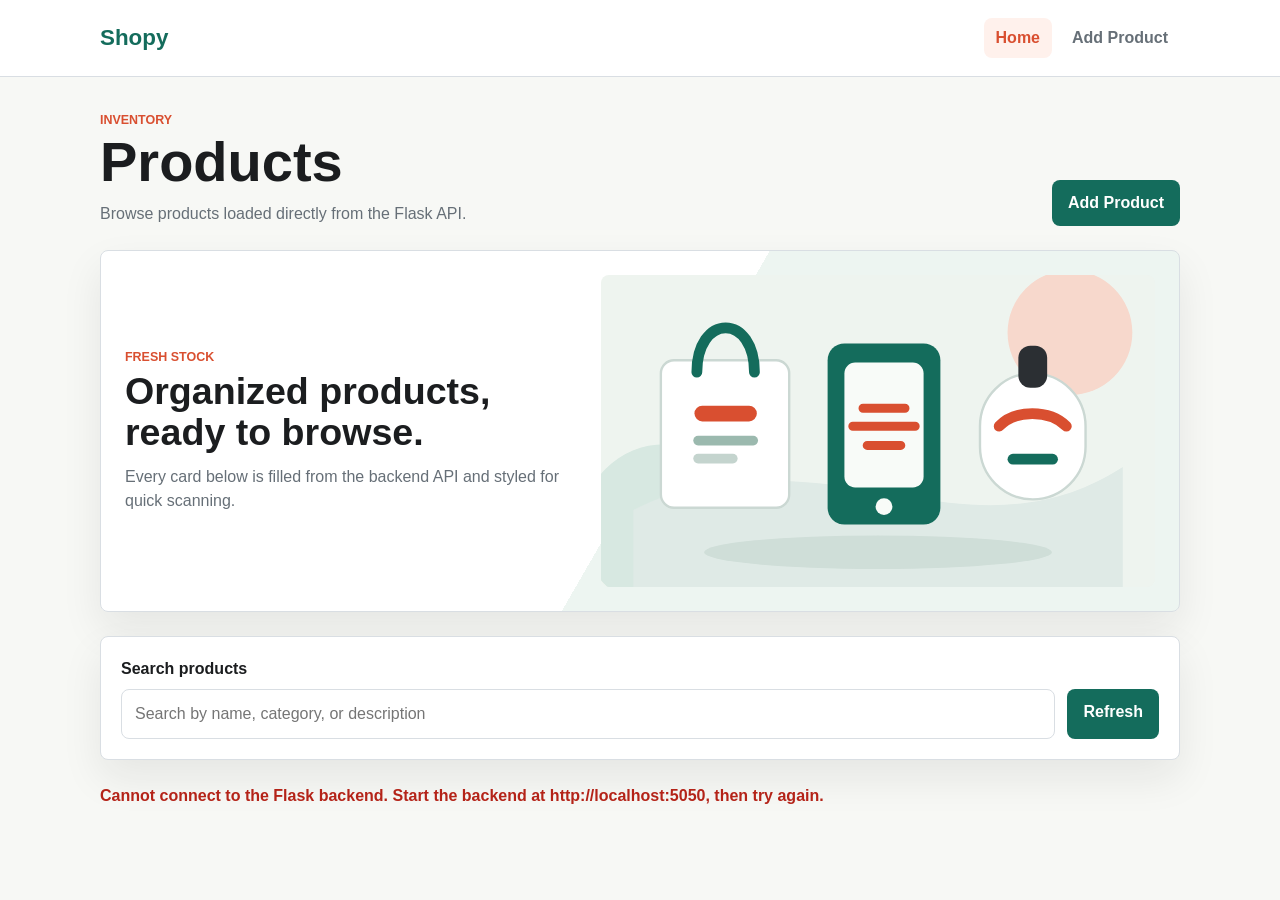
<file: index.html>
<!DOCTYPE html>
<html lang="en">
  <head>
    <meta charset="UTF-8" />
    <meta name="viewport" content="width=device-width, initial-scale=1.0" />
    <title>Shopy | Products</title>
    <link rel="stylesheet" href="styles.css" />
    <script src="js/api.js" defer></script>
    <script src="js/home.js" defer></script>
  </head>
  <body>
    <header class="site-header">
      <nav class="navbar" aria-label="Primary navigation">
        <a class="brand" href="index.html">Shopy</a>
        <div class="nav-links">
          <a class="active" href="index.html" aria-current="page">Home</a>
          <a href="add-product.html">Add Product</a>
        </div>
      </nav>
    </header>

    <main>
      <section class="page-heading" aria-labelledby="products-title">
        <div>
          <p class="eyebrow">Inventory</p>
          <h1 id="products-title">Products</h1>
          <p class="intro">Browse products loaded directly from the Flask API.</p>
        </div>
        <a class="primary-action" href="add-product.html">Add Product</a>
      </section>

      <section class="hero-panel" aria-label="Featured shopping display">
        <div>
          <p class="eyebrow">Fresh stock</p>
          <h2>Organized products, ready to browse.</h2>
          <p>Every card below is filled from the backend API and styled for quick scanning.</p>
        </div>
        <img src="assets/images/hero-products.svg" alt="Illustrated product display" />
      </section>

      <section class="toolbar" aria-label="Product filters">
        <label for="searchInput">Search products</label>
        <div class="search-row">
          <input id="searchInput" type="search" placeholder="Search by name, category, or description" />
          <button id="refreshButton" type="button">Refresh</button>
        </div>
      </section>

      <section aria-live="polite" aria-busy="false">
        <p id="statusMessage" class="status-message">Loading products...</p>
        <div id="productsContainer" class="product-grid"></div>
      </section>
    </main>
  </body>
</html>
</file>
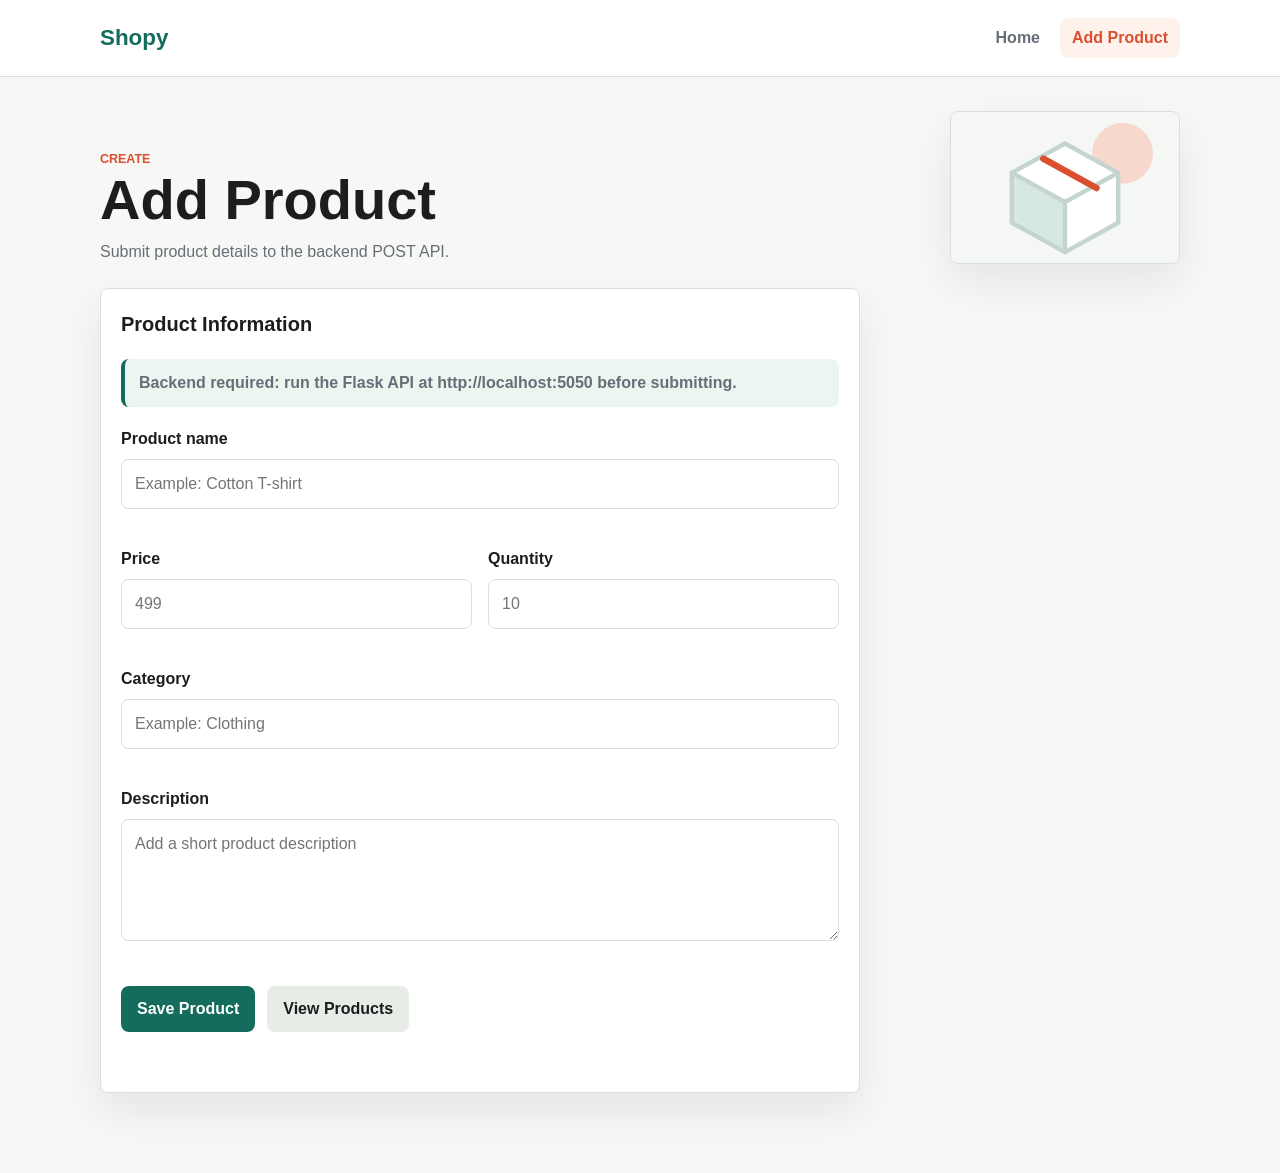
<file: add-product.html>
<!DOCTYPE html>
<html lang="en">
  <head>
    <meta charset="UTF-8" />
    <meta name="viewport" content="width=device-width, initial-scale=1.0" />
    <title>Shopy | Add Product</title>
    <link rel="stylesheet" href="styles.css" />
    <script src="js/api.js" defer></script>
    <script src="js/add-product.js" defer></script>
  </head>
  <body>
    <header class="site-header">
      <nav class="navbar" aria-label="Primary navigation">
        <a class="brand" href="index.html">Shopy</a>
        <div class="nav-links">
          <a href="index.html">Home</a>
          <a class="active" href="add-product.html" aria-current="page">Add Product</a>
        </div>
      </nav>
    </header>

    <main>
      <section class="page-heading" aria-labelledby="add-product-title">
        <div>
          <p class="eyebrow">Create</p>
          <h1 id="add-product-title">Add Product</h1>
          <p class="intro">Submit product details to the backend POST API.</p>
        </div>
        <img class="heading-visual" src="assets/images/product-default.svg" alt="Product box illustration" />
      </section>

      <section class="form-shell" aria-labelledby="form-title">
        <h2 id="form-title">Product Information</h2>
        <p class="helper-note">Backend required: run the Flask API at http://localhost:5050 before submitting.</p>
        <form id="productForm" novalidate>
          <div class="field-group">
            <label for="name">Product name</label>
            <input id="name" name="name" type="text" placeholder="Example: Cotton T-shirt" required />
            <small class="field-error" data-error-for="name"></small>
          </div>

          <div class="form-grid">
            <div class="field-group">
              <label for="price">Price</label>
              <input id="price" name="price" type="number" min="1" step="0.01" placeholder="499" required />
              <small class="field-error" data-error-for="price"></small>
            </div>

            <div class="field-group">
              <label for="quantity">Quantity</label>
              <input id="quantity" name="quantity" type="number" min="0" step="1" placeholder="10" required />
              <small class="field-error" data-error-for="quantity"></small>
            </div>
          </div>

          <div class="field-group">
            <label for="category">Category</label>
            <input id="category" name="category" type="text" placeholder="Example: Clothing" required />
            <small class="field-error" data-error-for="category"></small>
          </div>

          <div class="field-group">
            <label for="description">Description</label>
            <textarea id="description" name="description" rows="4" placeholder="Add a short product description" required></textarea>
            <small class="field-error" data-error-for="description"></small>
          </div>

          <div class="form-actions">
            <button class="primary-action" type="submit">Save Product</button>
            <a class="secondary-action" href="index.html">View Products</a>
          </div>

          <p id="formMessage" class="status-message" aria-live="polite"></p>
        </form>
      </section>
    </main>
  </body>
</html>
</file>
<file: styles.css>
:root {
  --ink: #1b1d1f;
  --muted: #666f77;
  --line: #d9dee3;
  --surface: #ffffff;
  --background: #f7f8f5;
  --primary: #146c5c;
  --primary-dark: #0e4e43;
  --accent: #d94f30;
  --soft-accent: #fff1ec;
  --shadow: 0 18px 42px rgba(27, 29, 31, 0.08);
}

* {
  box-sizing: border-box;
}

body {
  margin: 0;
  background: var(--background);
  color: var(--ink);
  font-family: Arial, Helvetica, sans-serif;
  line-height: 1.5;
}

a {
  color: inherit;
  text-decoration: none;
}

.site-header {
  background: var(--surface);
  border-bottom: 1px solid var(--line);
  position: sticky;
  top: 0;
  z-index: 10;
}

.navbar {
  align-items: center;
  display: flex;
  justify-content: space-between;
  margin: 0 auto;
  max-width: 1120px;
  padding: 18px 20px;
}

.brand {
  color: var(--primary);
  font-size: 1.4rem;
  font-weight: 800;
}

.nav-links {
  display: flex;
  gap: 8px;
}

.nav-links a {
  border-radius: 8px;
  color: var(--muted);
  font-weight: 700;
  padding: 8px 12px;
}

.nav-links a:hover,
.nav-links a.active {
  background: var(--soft-accent);
  color: var(--accent);
}

main {
  margin: 0 auto;
  max-width: 1120px;
  padding: 34px 20px 56px;
}

.page-heading {
  align-items: end;
  display: flex;
  gap: 20px;
  justify-content: space-between;
  margin-bottom: 24px;
}

.heading-visual {
  aspect-ratio: 3 / 2;
  border: 1px solid var(--line);
  border-radius: 8px;
  box-shadow: var(--shadow);
  max-width: 230px;
  object-fit: cover;
  width: 28%;
}

.eyebrow {
  color: var(--accent);
  font-size: 0.78rem;
  font-weight: 800;
  margin: 0 0 4px;
  text-transform: uppercase;
}

h1,
h2,
p {
  margin-top: 0;
}

h1 {
  font-size: clamp(2rem, 6vw, 3.5rem);
  line-height: 1;
  margin-bottom: 12px;
}

h2 {
  font-size: 1.25rem;
  margin-bottom: 20px;
}

.intro {
  color: var(--muted);
  margin-bottom: 0;
  max-width: 620px;
}

.primary-action,
.secondary-action,
button {
  border: 0;
  border-radius: 8px;
  cursor: pointer;
  display: inline-flex;
  font: inherit;
  font-weight: 800;
  justify-content: center;
  min-height: 44px;
  padding: 11px 16px;
}

.primary-action,
button {
  background: var(--primary);
  color: #ffffff;
}

.primary-action:hover,
button:hover {
  background: var(--primary-dark);
}

.secondary-action {
  background: #e8ece7;
  color: var(--ink);
}

.toolbar,
.form-shell {
  background: var(--surface);
  border: 1px solid var(--line);
  border-radius: 8px;
  box-shadow: var(--shadow);
  margin-bottom: 24px;
  padding: 20px;
}

.hero-panel {
  align-items: center;
  background: linear-gradient(120deg, #ffffff 0%, #ffffff 52%, #edf5f1 52%, #edf5f1 100%);
  border: 1px solid var(--line);
  border-radius: 8px;
  box-shadow: var(--shadow);
  display: grid;
  gap: 22px;
  grid-template-columns: minmax(0, 0.9fr) minmax(260px, 1.1fr);
  margin-bottom: 24px;
  overflow: hidden;
  padding: 24px;
}

.hero-panel h2 {
  font-size: clamp(1.5rem, 4vw, 2.35rem);
  line-height: 1.1;
  margin-bottom: 12px;
}

.hero-panel p:last-child {
  color: var(--muted);
  margin-bottom: 0;
}

.hero-panel img {
  aspect-ratio: 16 / 9;
  border-radius: 8px;
  display: block;
  height: 100%;
  object-fit: cover;
  width: 100%;
}

.toolbar label,
.field-group label {
  display: block;
  font-weight: 800;
  margin-bottom: 8px;
}

.search-row {
  display: grid;
  gap: 12px;
  grid-template-columns: 1fr auto;
}

input,
textarea {
  border: 1px solid var(--line);
  border-radius: 8px;
  color: var(--ink);
  font: inherit;
  padding: 12px 13px;
  width: 100%;
}

input:focus,
textarea:focus {
  border-color: var(--primary);
  outline: 3px solid rgba(20, 108, 92, 0.14);
}

.status-message {
  color: var(--muted);
  font-weight: 700;
  min-height: 24px;
}

.helper-note {
  background: #edf5f1;
  border-left: 4px solid var(--primary);
  border-radius: 8px;
  color: var(--muted);
  font-weight: 700;
  margin-bottom: 20px;
  padding: 12px 14px;
}

.status-message.success {
  color: var(--primary);
}

.status-message.error,
.field-error {
  color: #b42318;
}

.product-grid {
  display: grid;
  gap: 18px;
  grid-template-columns: repeat(auto-fit, minmax(240px, 1fr));
}

.product-card {
  background: var(--surface);
  border: 1px solid var(--line);
  border-radius: 8px;
  box-shadow: var(--shadow);
  display: flex;
  flex-direction: column;
  gap: 12px;
  min-height: 390px;
  padding: 20px;
}

.product-image {
  aspect-ratio: 3 / 2;
  background: #eef4ef;
  border: 1px solid var(--line);
  border-radius: 8px;
  display: block;
  object-fit: cover;
  width: 100%;
}

.product-card h2 {
  margin-bottom: 0;
}

.product-meta {
  align-items: center;
  display: flex;
  flex-wrap: wrap;
  gap: 8px;
}

.pill {
  background: var(--soft-accent);
  border-radius: 999px;
  color: var(--accent);
  font-size: 0.82rem;
  font-weight: 800;
  padding: 5px 10px;
}

.price {
  color: var(--primary);
  font-size: 1.55rem;
  font-weight: 900;
}

.description {
  color: var(--muted);
  flex: 1;
}

.card-actions {
  display: flex;
  justify-content: flex-end;
}

.danger-button {
  background: #b42318;
}

.danger-button:hover {
  background: #8f1d13;
}

.form-shell {
  max-width: 760px;
}

.field-group {
  margin-bottom: 18px;
}

.form-grid {
  display: grid;
  gap: 16px;
  grid-template-columns: repeat(2, minmax(0, 1fr));
}

.field-error {
  display: block;
  font-size: 0.86rem;
  min-height: 20px;
  padding-top: 4px;
}

.form-actions {
  display: flex;
  flex-wrap: wrap;
  gap: 12px;
}

@media (max-width: 680px) {
  .navbar,
  .page-heading {
    align-items: stretch;
    flex-direction: column;
  }

  .nav-links,
  .search-row,
  .form-grid {
    grid-template-columns: 1fr;
  }

  .nav-links {
    display: grid;
  }

  .page-heading .primary-action,
  .search-row button,
  .form-actions > * {
    width: 100%;
  }

  .heading-visual {
    max-width: none;
    width: 100%;
  }

  .hero-panel {
    background: var(--surface);
    grid-template-columns: 1fr;
    padding: 18px;
  }
}
</file>
